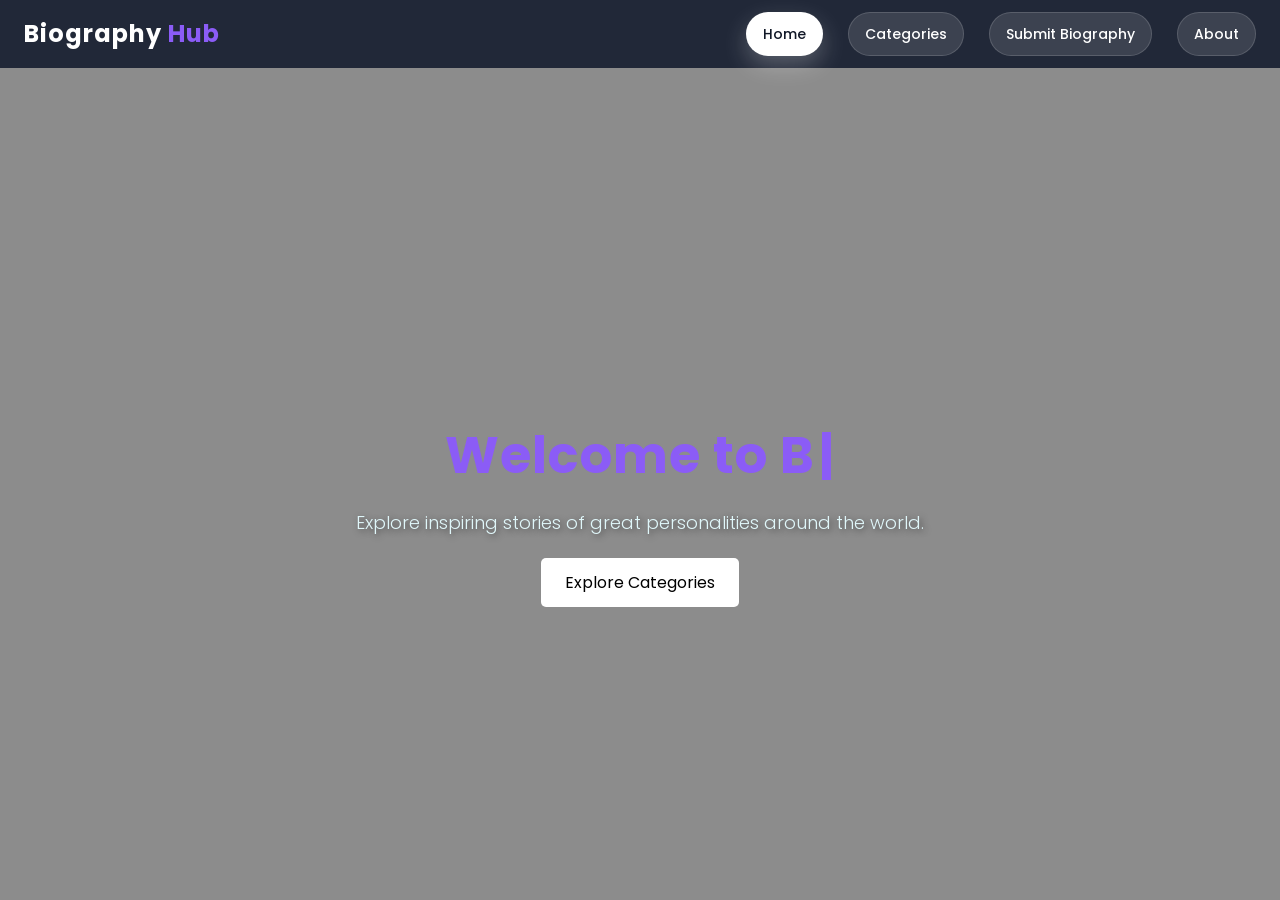
<file: index.html>
<!DOCTYPE html>
<html lang="en">
<head>
  <meta charset="UTF-8" />
  <meta name="viewport" content="width=device-width, initial-scale=1.0"/>
  <title>Biography Hub - Home</title>
  <link rel="stylesheet" href="styles.css"/>
  <link href="https://fonts.googleapis.com/css2?family=Poppins:wght@300;400;600;700&display=swap" rel="stylesheet">
</head>

<body class="home-bg">

<header>
  <div class="logo">Biography <span>Hub</span></div>

  <input type="checkbox" id="menu-toggle" class="menu-toggle-input">
  <label for="menu-toggle" class="menu-toggle" aria-label="Toggle navigation">☰</label>

  <nav class="navbar">
    <a href="index.html" class="nav-btn">Home</a>
    <a href="categories.html" class="nav-btn">Categories</a>
    <a href="submit.html" class="nav-btn">Submit Biography</a>
    <a href="about.html" class="nav-btn">About</a>
  </nav>
</header>

<!-- HERO SECTION -->
<section class="hero">
  <h1><span id="typing-text"></span><span class="typing-cursor">|</span></h1>
  <p>Explore inspiring stories of great personalities around the world.</p>
  <a href="categories.html" class="btn">Explore Categories</a>
</section>
<script src="script.js"></script>
</body>
</html>
</file>
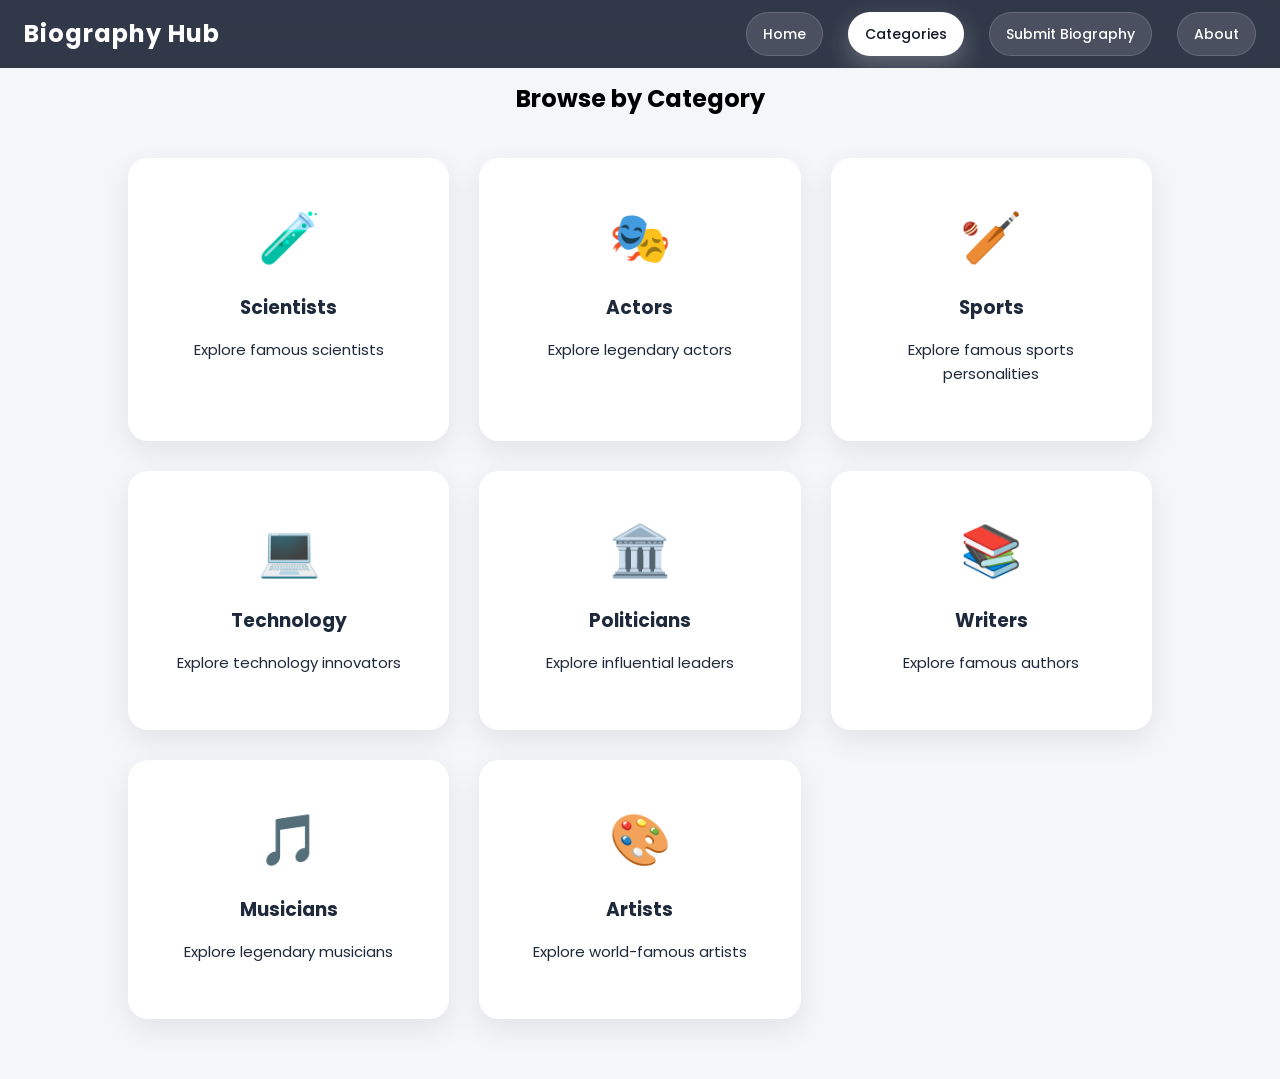
<file: categories.html>
<!DOCTYPE html>
<html lang="en">
<head>
  <meta charset="UTF-8" />
  <meta name="viewport" content="width=device-width, initial-scale=1.0" />
  <title>Categories</title>
  <link rel="stylesheet" href="styles.css"/>
  <link href="https://fonts.googleapis.com/css2?family=Poppins:wght@300;400;600;700&display=swap" rel="stylesheet">
</head>

<body>

<header>
  <div class="logo">Biography Hub</div>
  <input type="checkbox" id="menu-toggle" class="menu-toggle-input">
  <label for="menu-toggle" class="menu-toggle" aria-label="Toggle navigation">☰</label>

  <nav class="navbar">
    <a href="index.html" class="nav-btn">Home</a>
    <a href="categories.html" class="nav-btn">Categories</a>
    <a href="submit.html" class="nav-btn">Submit Biography</a>
    <a href="about.html" class="nav-btn">About</a>
</nav>
</header>

<section class="categories-section">

    <h2>Browse by Category</h2>

    <div class="category-grid">

        <a href="scientists.html" class="category-card">
            <span>🧪</span>
            <h3>Scientists</h3>
            <p>Explore famous scientists</p>
        </a>

        <a href="actors.html" class="category-card">
            <span>🎭</span>
            <h3>Actors</h3>
            <p>Explore legendary actors</p>
        </a>

        <a href="sports.html" class="category-card">
            <span>🏏</span>
            <h3>Sports</h3>
            <p>Explore famous sports personalities</p>
        </a>

        <a href="technology.html" class="category-card">
            <span>💻</span>
            <h3>Technology</h3>
            <p>Explore technology innovators</p>
        </a>

        <a href="politicians.html" class="category-card">
            <span>🏛️</span>
            <h3>Politicians</h3>
            <p>Explore influential leaders</p>
        </a>

        <a href="writers.html" class="category-card">
            <span>📚</span>
            <h3>Writers</h3>
            <p>Explore famous authors</p>
        </a>

        <a href="musicians.html" class="category-card">
            <span>🎵</span>
            <h3>Musicians</h3>
            <p>Explore legendary musicians</p>
        </a>

        <a href="artists.html" class="category-card">
            <span>🎨</span>
            <h3>Artists</h3>
            <p>Explore world-famous artists</p>
        </a>

    </div>

</section>
<script src="script.js"></script>
</body>
</html>
</file>
<file: styles.css>
* {
  box-sizing: border-box;
}

body {
  margin: 0;
  font-family: 'Poppins', sans-serif;
  background: #f4f6f9;
  overflow-x: hidden;
  line-height: 1.6;
}

/* HOME BACKGROUND IMAGE */
.home-bg {
  background: url("https://images.unsplash.com/photo-1522202176988-66273c2fd55f") no-repeat center center/cover;
  height: 100vh;
  color: white;
}

/* HEADER */
/* HEADER */
header{
    position: fixed;
    top: 0;
    left: 0;
    width: 100%;
    padding: 12px 24px;
    display: flex;
    justify-content: space-between;
    align-items: center;
    gap: 10px;
    flex-wrap: wrap;
    background: rgba(15,23,42,0.85);
    backdrop-filter: blur(12px);
    box-sizing: border-box;
    z-index: 1000;
}

/* LOGO */
.logo{
    color: white;
    font-size: 24px;
    font-weight: 700;
    letter-spacing: 1px;
}

.logo span {
    color: #8b5cf6;
}

/* NAVBAR */
.navbar{
    display: flex;
    gap: 10px;
    flex-wrap: wrap;
    justify-content: flex-end;
}

.menu-toggle {
    display: none;
    color: white;
    font-size: 28px;
    cursor: pointer;
    border: 1px solid rgba(255,255,255,0.2);
    border-radius: 8px;
    padding: 4px 10px;
    line-height: 1;
}

.menu-toggle-input {
    display: none;
}

/* NAVIGATION BUTTONS */
.nav-btn{
    text-decoration: none;
    color: white;
    background: rgba(255,255,255,0.12);
    padding: 10px 16px;
    border-radius: 40px;
    font-size: 14px;
    font-weight: 500;
    transition: 0.3s ease;
    border: 1px solid rgba(255,255,255,0.15);
    white-space: nowrap;
}

/* HOVER EFFECT */
.nav-btn:hover{
    background: white;
    color: #111827;
    transform: translateY(-3px);
    box-shadow: 0 10px 25px rgba(255,255,255,0.25);
}

/* ACTIVE PAGE */
.nav-btn.active,
.nav-btn[aria-current="page"] {
    background: white;
    color: #111827;
    box-shadow: 0 10px 25px rgba(255,255,255,0.25);
}

header nav a {
  color: white;
  margin-left: 15px;
  text-decoration: none;
}

/* HERO */
.hero {
  position: relative;
  text-align: center;
  min-height: 100vh;
  display: flex;
  flex-direction: column;
  justify-content: center;
  align-items: center;
  padding: 120px 20px 40px;
}

.hero::before {
  content: "";
  position: absolute;
  inset: 0;
  background: rgba(0, 0, 0, 0.45);
}

.hero > * {
  position: relative;
  z-index: 1;
}

.hero h1 {
  font-size: clamp(2rem, 4.5vw, 3.2rem);
  font-weight: 700;
  letter-spacing: 1px;
  margin-bottom: 12px;
  min-height: 3.2rem;
  color: #8b5cf6;
}

.typing-cursor {
  display: inline-block;
  color: #8b5cf6;
  margin-left: 4px;
  animation: blink 0.7s infinite;
}

@keyframes blink {
  0%, 100% { opacity: 1; }
  50% { opacity: 0; }
}

.hero p {
  font-size: clamp(1rem, 2.2vw, 1.125rem);
  font-weight: 300;
  color: #E0F7FA;
  text-shadow: 2px 2px 6px rgba(0,0,0,0.5);
  max-width: 700px;
  margin: 0 auto;
}

.btn {
  display: inline-block;
  margin-top: 20px;
  padding: 12px 24px;
  background: white;
  color: black;
  text-decoration: none;
  border-radius: 5px;
  transition: transform 0.3s ease, box-shadow 0.3s ease;
}

.btn:hover {
  transform: translateY(-6px);
  box-shadow: 0 10px 20px rgba(0, 0, 0, 0.2);
}

/* SECTIONS */
.section {
  padding: 60px 20px;
  text-align: center;
}

/* CARDS */
.cards {
  display: flex;
  flex-wrap: wrap;
  justify-content: center;
  gap: 20px;
}

.card {
  background: white;
  padding: 20px;
  width: min(220px, 100%);
  border-radius: 10px;
  box-shadow: 0 0 10px rgba(0,0,0,0.1);
}

/* FORM */
form {
  display: flex;
  flex-direction: column;
  width: min(100%, 420px);
  margin: auto;
  gap: 10px;
}

input, select, textarea {
  padding: 10px;
  border: 1px solid #ccc;
  width: 100%;
  font-size: 16px;
}

button {
  padding: 10px;
  background: black;
  color: white;
  border: none;
}
/* ========================= */
/* ABOUT PAGE */
/* ========================= */

.about-hero,
.submit-hero,
.categories-page-hero{
    height:42vh;
    min-height:260px;
    padding:24px 20px;
    display:flex;
    justify-content:center;
    align-items:center;
    text-align:center;
    color:white;
    background-size:cover;
    background-position:center;
}

.about-hero{
    background:linear-gradient(rgba(15,23,42,.75),
    rgba(15,23,42,.75)),
    url("images/about-bg.jpg");
}

.hero-content{
    width:72%;
}

.hero-content h1{

    font-size:42px;
    margin-bottom:8px;
}

.hero-content p{

    font-size:17px;
    line-height:1.6;
}

.mission{

    padding:55px 10%;
}

.mission h2{

    text-align:center;
    margin-bottom:28px;
}

.mission-container{

    display:flex;
    gap:30px;
}

.mission-card{

    background:white;
    padding:35px;
    border-radius:18px;

    box-shadow:0 15px 35px rgba(0,0,0,.08);

    transition:.3s;
}

.mission-card:hover{

    transform:translateY(-10px);
}

.features{

    padding:55px 10%;
    background:#f7f9fc;
}

.features h2{

    text-align:center;
    margin-bottom:28px;
}

.feature-grid{

    display:grid;
    grid-template-columns:repeat(2,1fr);
    gap:30px;
}

.feature-box{

    background:white;

    padding:35px;

    border-radius:18px;

    box-shadow:0 15px 35px rgba(0,0,0,.08);

    transition:.3s;
}

.feature-box:hover{

    transform:scale(1.03);
}

.developer{

    padding:55px 10%;
}

.developer h2{

    text-align:center;
}

.developer-card{

    width:700px;

    margin:auto;

    margin-top:40px;

    background:white;

    padding:40px;

    border-radius:20px;

    box-shadow:0 15px 35px rgba(0,0,0,.08);

    text-align:center;
}

footer{

    background:#0f172a;

    color:white;

    text-align:center;

    padding:40px;
}
.submit-hero{
    background:linear-gradient(rgba(15,23,42,.75),
    rgba(15,23,42,.75)),
    url("images/submit-bg.jpg");
}

.guidelines,
.submit-form-section,
.process,
.faq{
    padding:90px 10%;
}

.guide-grid{
    display:grid;
    grid-template-columns:repeat(2,1fr);
    gap:25px;
    margin-top:40px;
}

.guide-card,
.faq-box{
    background:white;
    padding:30px;
    border-radius:18px;
    box-shadow:0 12px 30px rgba(0,0,0,.08);
}

.submit-form-section form{
    max-width:700px;
    margin:auto;
    display:flex;
    flex-direction:column;
    gap:20px;
}

.submit-form-section input,
.submit-form-section select,
.submit-form-section textarea{
    padding:16px;
    border-radius:12px;
    border:1px solid #ccc;
    font-size:16px;
}

.submit-form-section button{
    padding:16px;
    border:none;
    border-radius:12px;
    background:#2563eb;
    color:white;
    font-size:18px;
    cursor:pointer;
}

.submit-form-section button:hover{
    background:#1d4ed8;
}

.process-container{
    display:flex;
    justify-content:space-around;
    margin-top:50px;
    flex-wrap:wrap;
}

.step{
    width:180px;
    padding:30px;
    background:white;
    text-align:center;
    border-radius:18px;
    box-shadow:0 12px 30px rgba(0,0,0,.08);
    font-weight:600;
}
/* ==========================
   CATEGORIES PAGE
========================== */

.categories-page-hero{
    background:
    linear-gradient(rgba(15,23,42,.75),
    rgba(15,23,42,.75)),
    url("images/category-bg.jpg");
}


#searchBox{

    width:60%;

    padding:18px;

    border-radius:50px;

    border:1px solid #ccc;

    font-size:18px;
}

.categories-section{

    padding:60px 10%;
}

.categories-section h2{

    text-align:center;

    margin-bottom:40px;
}

.category-grid{

    display:grid;

    grid-template-columns:repeat(auto-fit,minmax(250px,1fr));

    gap:30px;
}

.category-card{
    background:white;
    padding:40px;
    border-radius:20px;
    text-align:center;
    box-shadow:0 10px 30px rgba(0,0,0,.08);
    transition:0.3s;
    cursor:pointer;

    text-decoration:none;
    color:#1e293b;

    display:block;
}

.category-card:hover{
    transform:translateY(-10px);
    background:#2563eb;
    color:white;
}

.category-card span{
    font-size:50px;
    display:block;
}

.category-card h3{
    margin:15px 0 10px;
}

.category-card p{
    font-size:15px;
    line-height:1.6;
}

/*==========================
SCIENTISTS PAGE
===========================*/

.category-hero{

height:60vh;

background:
linear-gradient(rgba(15,23,42,.75),
rgba(15,23,42,.75)),
url("images/scientists-bg.jpg");

background-size:cover;
background-position:center;

display:flex;
justify-content:center;
align-items:center;
text-align:center;

color:white;

}

.search-section{

padding:50px 10%;
text-align:center;

}

#searchInput{

width:60%;
padding:18px;

border-radius:50px;

border:1px solid #ccc;

font-size:18px;

}

.biography-section{

padding:80px 10%;

display:flex;

flex-direction:column;

gap:40px;

}

.bio-card{

display:flex;

gap:30px;

background:white;

padding:30px;

border-radius:20px;

box-shadow:0 10px 30px rgba(0,0,0,.08);

transition:.3s;

}

.bio-card:hover{

transform:translateY(-8px);

}

.bio-card img{

width:280px;

height:320px;

object-fit:cover;

border-radius:15px;

}

.bio-content{

flex:1;

}

.bio-content h2{

margin-bottom:15px;

color:#2563eb;

}

.bio-content p{

margin:10px 0;

line-height:1.8;

}

.bio-content ul{

margin-top:10px;

padding-left:20px;

}

.bio-content li{

margin:8px 0;

}

@media (max-width: 900px) {
  .mission-container {
    flex-direction: column;
  }

  .feature-grid,
  .guide-grid {
    grid-template-columns: 1fr;
  }

  .developer-card {
    width: 100%;
  }
}

@media (max-width: 768px) {
  header {
    position: sticky;
    top: 0;
    padding: 14px 16px;
    display: flex;
    align-items: center;
    justify-content: space-between;
  }

  .logo {
    width: auto;
    text-align: left;
    flex: 1;
  }

  .menu-toggle {
    display: inline-flex;
    align-items: center;
    justify-content: center;
    margin-left: 8px;
  }

  .navbar {
    display: none;
    width: 100%;
    flex-direction: column;
    align-items: stretch;
    gap: 8px;
    margin-top: 8px;
    padding-top: 8px;
    border-top: 1px solid rgba(255,255,255,0.15);
  }

  .menu-toggle-input:checked ~ .navbar {
    display: flex;
  }

  .nav-btn {
    width: 100%;
    text-align: center;
  }

  .hero {
    padding: 40px 16px 40px;
    min-height: auto;
  }

  .home-bg {
    height: auto;
    min-height: 100vh;
  }

  .about-hero {
    height: auto;
    min-height: 60vh;
    padding: 40px 16px;
  }

  .section,
  .mission,
  .features,
  .developer,
  .guidelines,
  .submit-form-section,
  .process,
  .faq,
  .categories-section,
  .search-section,
  .biography-section {
    padding: 50px 16px;
  }

  .bio-card {
    flex-direction: column;
  }

  .bio-card img {
    width: 100%;
    height: 320px;
  }

  #searchInput,
  #searchBox {
    width: 100%;
  }
}

@media (max-width: 480px) {
  .hero h1 {
    font-size: 2rem;
  }

  .hero p {
    font-size: 1rem;
  }

  .card,
  .guide-card,
  .faq-box,
  .step,
  .mission-card,
  .feature-box,
  .developer-card,
  .bio-card {
    padding: 20px;
  }

  .submit-form-section input,
  .submit-form-section select,
  .submit-form-section textarea {
    padding: 14px;
    font-size: 15px;
  }
}
</file>
